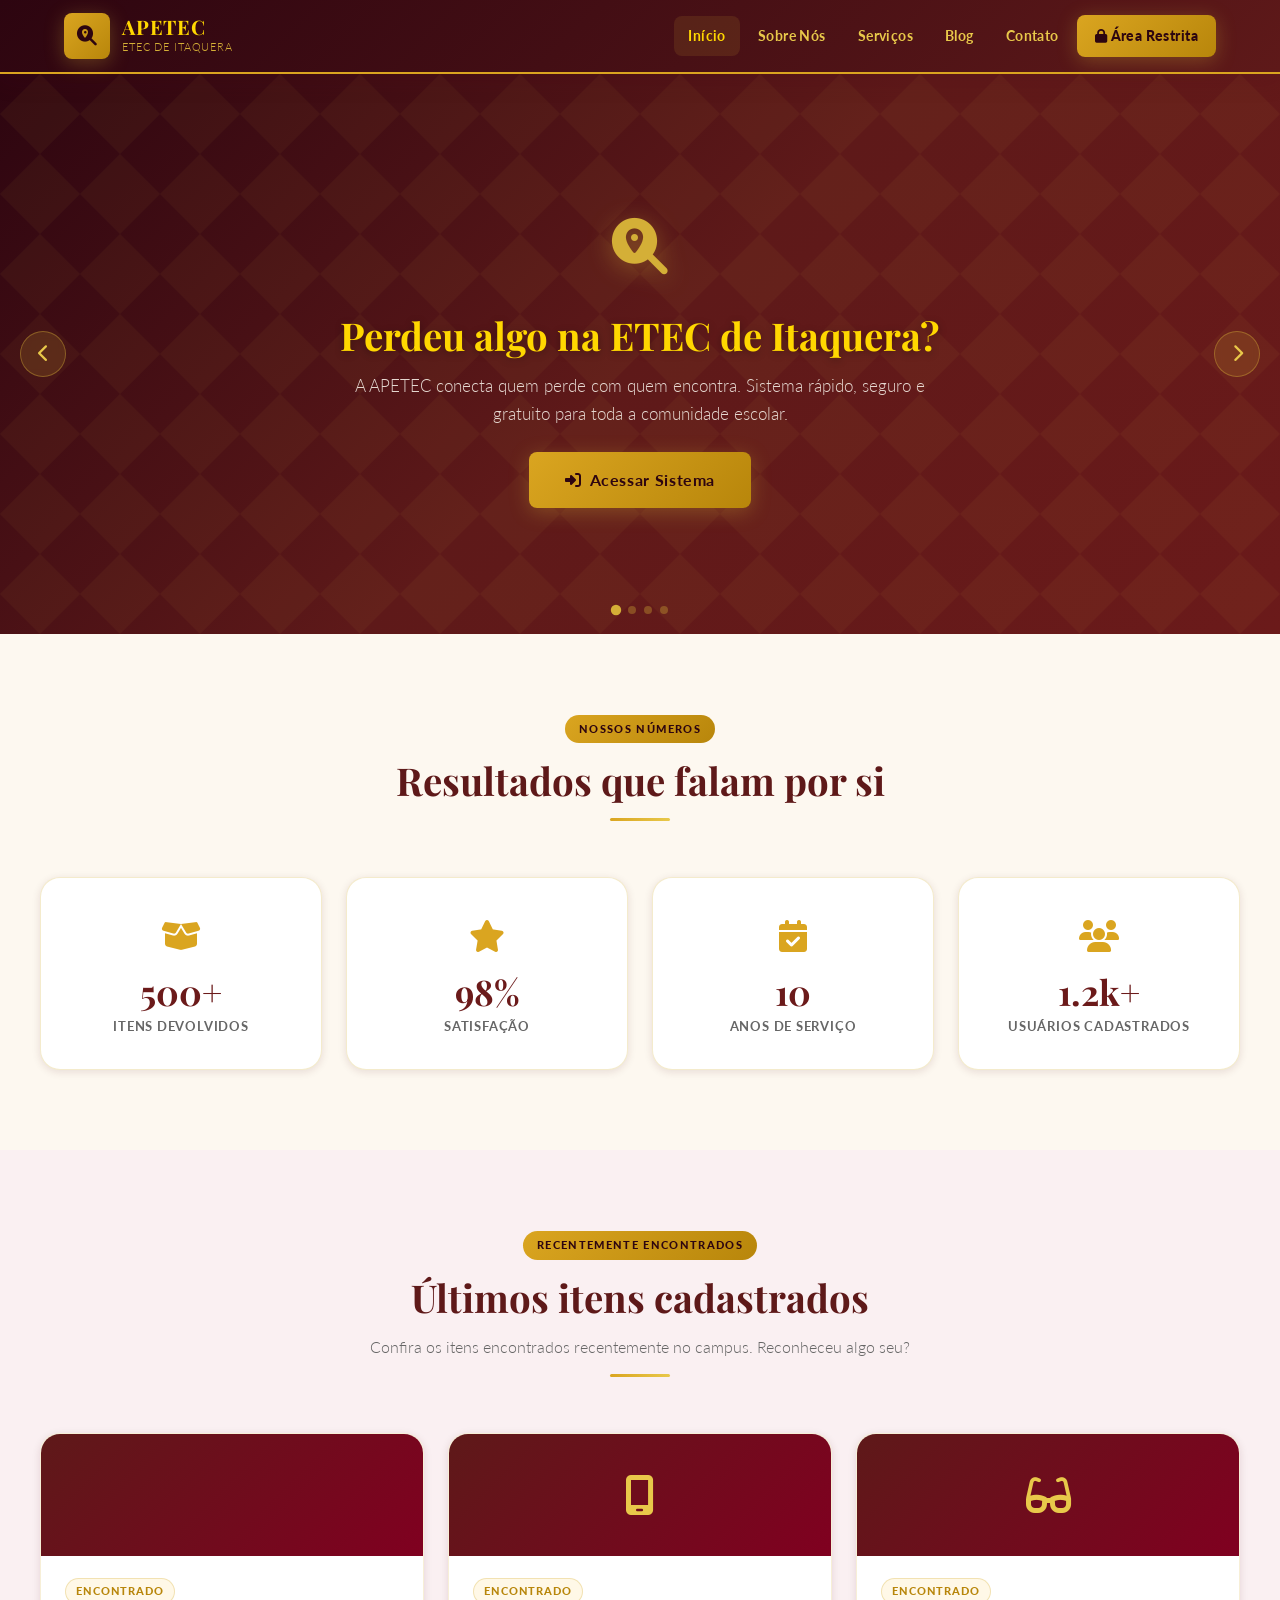
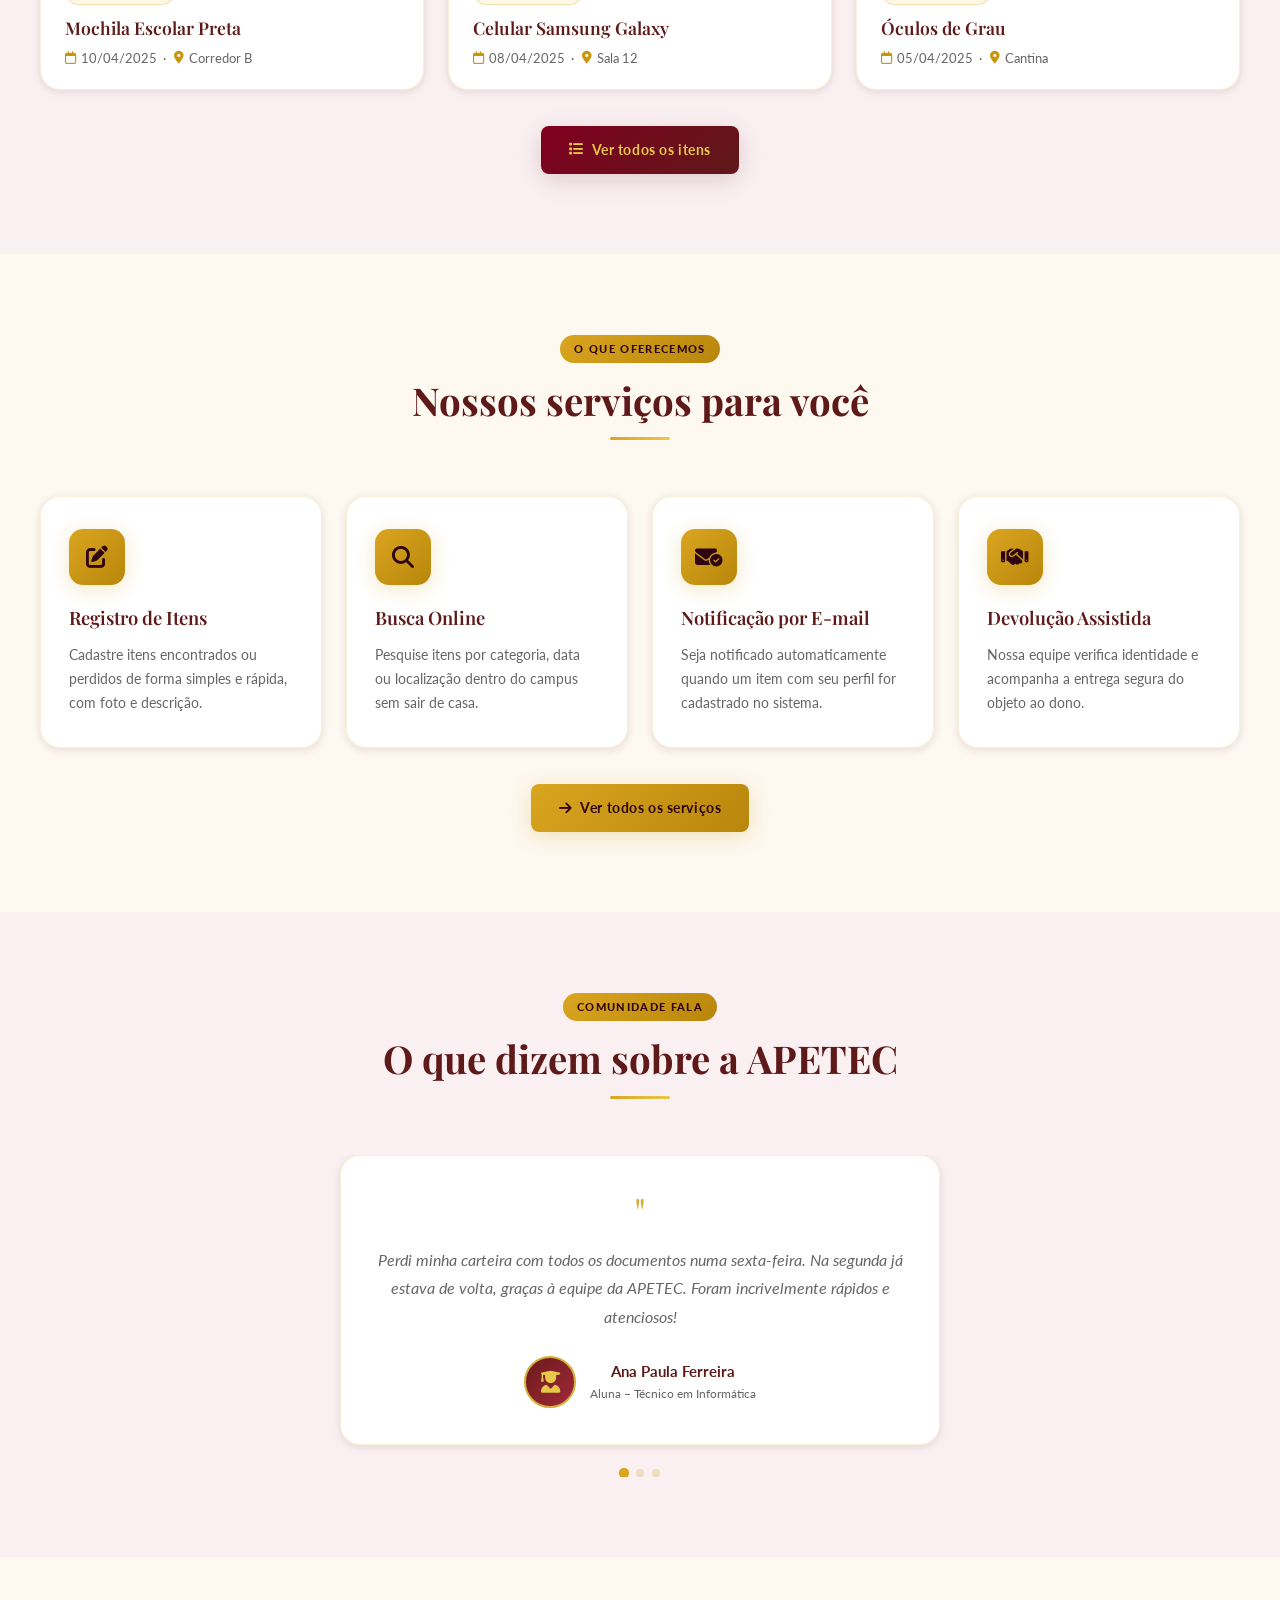
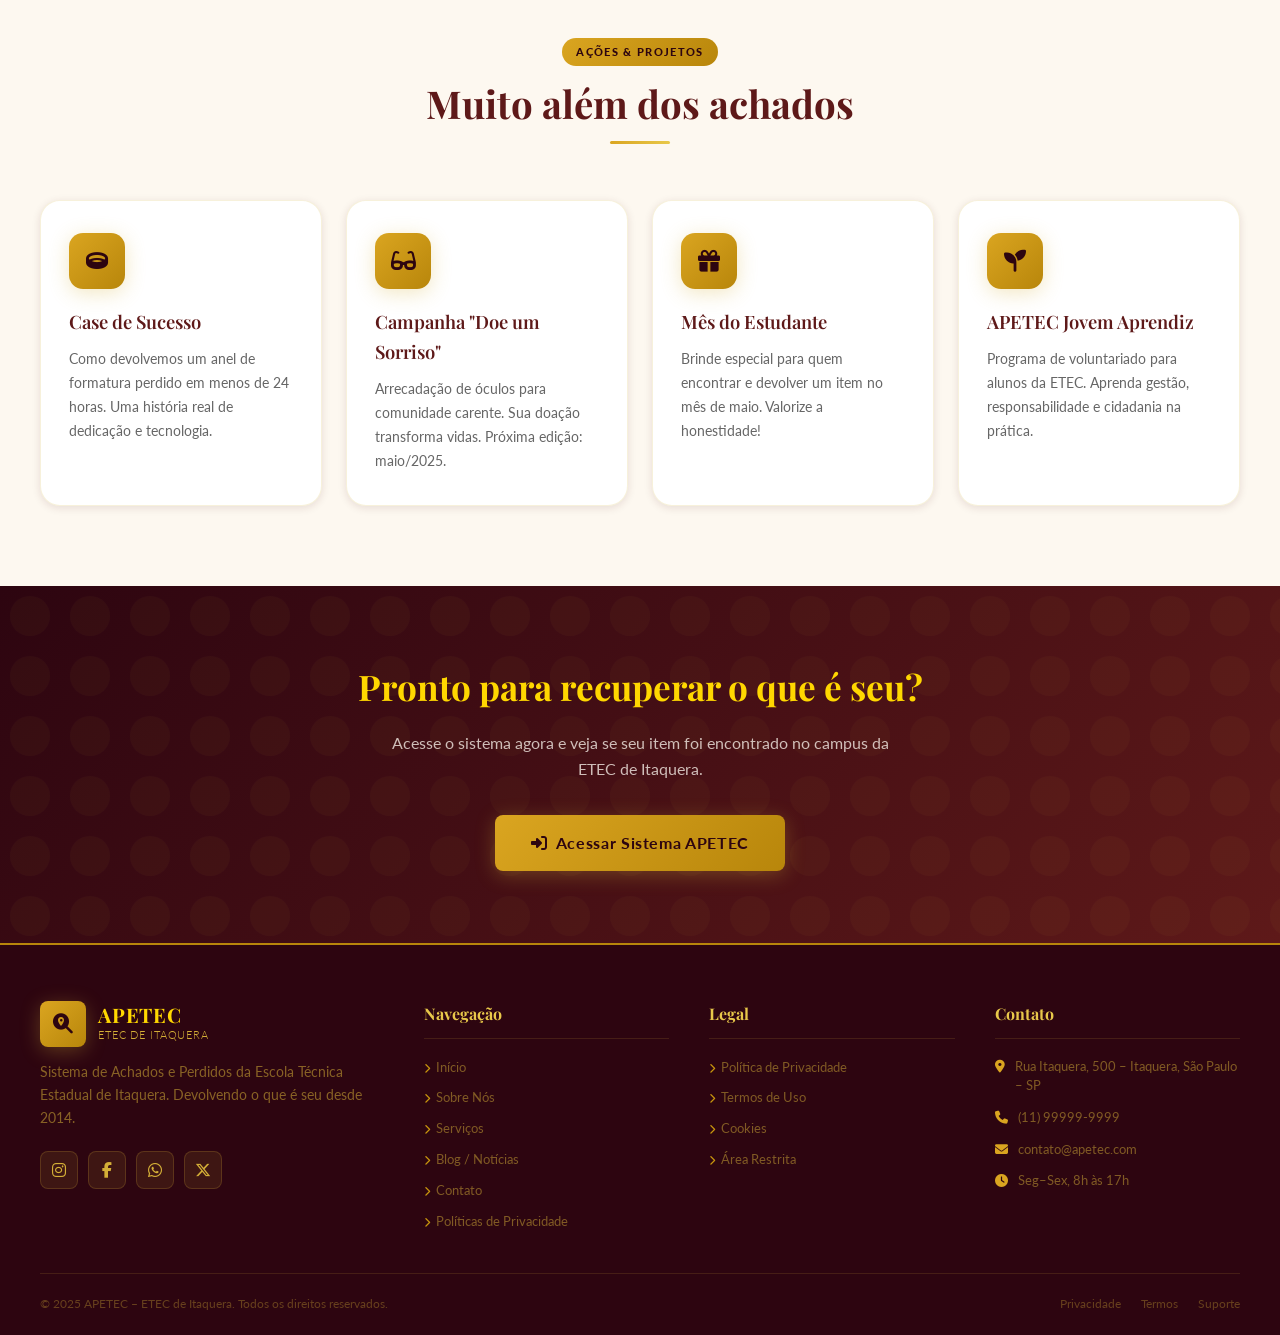
<file: html/index.html>
<!DOCTYPE html>
<html lang="pt-BR">
<head>
  <meta charset="UTF-8"/>
  <meta name="viewport" content="width=device-width, initial-scale=1.0"/>
  <title>APETEC – Achados e Perdidos da ETEC de Itaquera</title>
  <link rel="stylesheet" href="https://cdnjs.cloudflare.com/ajax/libs/font-awesome/6.5.0/css/all.min.css"/>
  <link rel="stylesheet" href="/style.css"/>
</head>
<body>

<!-- ═══════════════════ HEADER ═══════════════════ -->
<header class="site-header">
  <div class="nav-inner">
    <a href="index.html" class="nav-logo">
      <div class="nav-logo-icon"><i class="fa-solid fa-magnifying-glass-location"></i></div>
      <div class="nav-logo-text">
        <span>APETEC</span>
        <span>ETEC de Itaquera</span>
      </div>
    </a>
    <nav class="nav-links">
      <a href="index.html">Início</a>
      <a href="sobre.html">Sobre Nós</a>
      <a href="produtos-servicos.html">Serviços</a>
      <a href="blog.html">Blog</a>
      <a href="contato.html">Contato</a>
      <a href="login.html" class="btn-area-restrita"><i class="fa-solid fa-lock"></i> Área Restrita</a>
    </nav>
    <button class="hamburger" id="hamburger" aria-label="Menu">
      <span></span><span></span><span></span>
    </button>
  </div>
  <nav class="nav-mobile" id="navMobile">
    <a href="index.html">Início</a>
    <a href="sobre.html">Sobre Nós</a>
    <a href="produtos-servicos.html">Serviços</a>
    <a href="blog.html">Blog / Notícias</a>
    <a href="contato.html">Contato</a>
    <a href="login.html" class="btn-area-restrita"><i class="fa-solid fa-lock"></i> Área Restrita</a>
  </nav>
</header>

<!-- ═══════════════════ HERO CARROSSEL ═══════════════════ -->
<section class="hero">
  <div class="carousel">
    <div class="carousel-slides">

      <div class="slide slide-1">
        <div class="slide-content">
          <div class="slide-icon"><i class="fa-solid fa-magnifying-glass-location"></i></div>
          <h2>Perdeu algo na ETEC de Itaquera?</h2>
          <p>A APETEC conecta quem perde com quem encontra. Sistema rápido, seguro e gratuito para toda a comunidade escolar.</p>
          <a href="login.html" class="btn btn-gold btn-lg"><i class="fa-solid fa-right-to-bracket"></i> Acessar Sistema</a>
        </div>
      </div>

      <div class="slide slide-2">
        <div class="slide-content">
          <div class="slide-icon"><i class="fa-solid fa-hand-holding-heart"></i></div>
          <h2>10 anos devolvendo sorrisos</h2>
          <p>Desde 2014, mais de 500 itens devolvidos com segurança, transparência e dedicação à comunidade da ETEC.</p>
          <a href="sobre.html" class="btn btn-gold btn-lg"><i class="fa-solid fa-circle-info"></i> Nossa História</a>
        </div>
      </div>

      <div class="slide slide-3">
        <div class="slide-content">
          <div class="slide-icon"><i class="fa-solid fa-qrcode"></i></div>
          <h2>Novo: Busca por QR Code</h2>
          <p>Registre seu item com um QR Code exclusivo e seja notificado por e-mail quando ele for encontrado.</p>
          <a href="produtos-servicos.html" class="btn btn-gold btn-lg"><i class="fa-solid fa-wand-magic-sparkles"></i> Ver Serviços</a>
        </div>
      </div>

      <div class="slide slide-4">
        <div class="slide-content">
          <div class="slide-icon"><i class="fa-solid fa-users"></i></div>
          <h2>Campanha "Doe um Sorriso"</h2>
          <p>Participe da nossa campanha de arrecadação de óculos e contribua com a comunidade escolar.</p>
          <a href="blog.html" class="btn btn-gold btn-lg"><i class="fa-solid fa-newspaper"></i> Saiba Mais</a>
        </div>
      </div>

    </div>

    <button class="carousel-btn prev" aria-label="Slide anterior"><i class="fa-solid fa-chevron-left"></i></button>
    <button class="carousel-btn next" aria-label="Próximo slide"><i class="fa-solid fa-chevron-right"></i></button>

    <div class="carousel-dots">
      <button class="carousel-dot active" aria-label="Slide 1"></button>
      <button class="carousel-dot" aria-label="Slide 2"></button>
      <button class="carousel-dot" aria-label="Slide 3"></button>
      <button class="carousel-dot" aria-label="Slide 4"></button>
    </div>
  </div>
</section>

<!-- ═══════════════════ ESTATÍSTICAS ═══════════════════ -->
<section class="section">
  <div class="container">
    <div class="section-header">
      <span class="section-tag">Nossos Números</span>
      <h2 class="section-title">Resultados que falam por si</h2>
      <div class="title-line"></div>
    </div>
    <div class="stats-grid">
      <div class="stat-card fade-in">
        <div class="stat-icon"><i class="fa-solid fa-box-open"></i></div>
        <div class="stat-number">500+</div>
        <div class="stat-label">Itens Devolvidos</div>
      </div>
      <div class="stat-card fade-in">
        <div class="stat-icon"><i class="fa-solid fa-star"></i></div>
        <div class="stat-number">98%</div>
        <div class="stat-label">Satisfação</div>
      </div>
      <div class="stat-card fade-in">
        <div class="stat-icon"><i class="fa-solid fa-calendar-check"></i></div>
        <div class="stat-number">10</div>
        <div class="stat-label">Anos de Serviço</div>
      </div>
      <div class="stat-card fade-in">
        <div class="stat-icon"><i class="fa-solid fa-users"></i></div>
        <div class="stat-number">1.2k+</div>
        <div class="stat-label">Usuários Cadastrados</div>
      </div>
    </div>
  </div>
</section>

<!-- ═══════════════════ ÚLTIMOS ITENS ═══════════════════ -->
<section class="section section-alt">
  <div class="container">
    <div class="section-header">
      <span class="section-tag">Recentemente Encontrados</span>
      <h2 class="section-title">Últimos itens cadastrados</h2>
      <p class="section-subtitle">Confira os itens encontrados recentemente no campus. Reconheceu algo seu?</p>
      <div class="title-line"></div>
    </div>
    <div class="items-grid">
      <div class="item-card fade-in">
        <div class="item-card-header">
          <div class="item-card-icon"><i class="fa-solid fa-backpack"></i></div>
        </div>
        <div class="item-card-body">
          <span class="item-tag">Encontrado</span>
          <div class="item-name">Mochila Escolar Preta</div>
          <div class="item-date"><i class="fa-regular fa-calendar"></i> 10/04/2025 &nbsp;·&nbsp; <i class="fa-solid fa-location-dot"></i> Corredor B</div>
        </div>
      </div>
      <div class="item-card fade-in">
        <div class="item-card-header">
          <div class="item-card-icon"><i class="fa-solid fa-mobile-screen"></i></div>
        </div>
        <div class="item-card-body">
          <span class="item-tag">Encontrado</span>
          <div class="item-name">Celular Samsung Galaxy</div>
          <div class="item-date"><i class="fa-regular fa-calendar"></i> 08/04/2025 &nbsp;·&nbsp; <i class="fa-solid fa-location-dot"></i> Sala 12</div>
        </div>
      </div>
      <div class="item-card fade-in">
        <div class="item-card-header">
          <div class="item-card-icon"><i class="fa-solid fa-glasses"></i></div>
        </div>
        <div class="item-card-body">
          <span class="item-tag">Encontrado</span>
          <div class="item-name">Óculos de Grau</div>
          <div class="item-date"><i class="fa-regular fa-calendar"></i> 05/04/2025 &nbsp;·&nbsp; <i class="fa-solid fa-location-dot"></i> Cantina</div>
        </div>
      </div>
    </div>
    <div style="text-align:center;margin-top:36px;">
      <a href="login.html" class="btn btn-bordo"><i class="fa-solid fa-list"></i> Ver todos os itens</a>
    </div>
  </div>
</section>

<!-- ═══════════════════ SERVIÇOS (resumo) ═══════════════════ -->
<section class="section">
  <div class="container">
    <div class="section-header">
      <span class="section-tag">O Que Oferecemos</span>
      <h2 class="section-title">Nossos serviços para você</h2>
      <div class="title-line"></div>
    </div>
    <div class="cards-grid">
      <div class="card fade-in">
        <div class="card-icon"><i class="fa-solid fa-pen-to-square"></i></div>
        <div class="card-title">Registro de Itens</div>
        <div class="card-text">Cadastre itens encontrados ou perdidos de forma simples e rápida, com foto e descrição.</div>
      </div>
      <div class="card fade-in">
        <div class="card-icon"><i class="fa-solid fa-magnifying-glass"></i></div>
        <div class="card-title">Busca Online</div>
        <div class="card-text">Pesquise itens por categoria, data ou localização dentro do campus sem sair de casa.</div>
      </div>
      <div class="card fade-in">
        <div class="card-icon"><i class="fa-solid fa-envelope-circle-check"></i></div>
        <div class="card-title">Notificação por E-mail</div>
        <div class="card-text">Seja notificado automaticamente quando um item com seu perfil for cadastrado no sistema.</div>
      </div>
      <div class="card fade-in">
        <div class="card-icon"><i class="fa-solid fa-handshake"></i></div>
        <div class="card-title">Devolução Assistida</div>
        <div class="card-text">Nossa equipe verifica identidade e acompanha a entrega segura do objeto ao dono.</div>
      </div>
    </div>
    <div style="text-align:center;margin-top:36px;">
      <a href="produtos-servicos.html" class="btn btn-gold"><i class="fa-solid fa-arrow-right"></i> Ver todos os serviços</a>
    </div>
  </div>
</section>

<!-- ═══════════════════ DEPOIMENTOS ═══════════════════ -->
<section class="section section-alt">
  <div class="container">
    <div class="section-header">
      <span class="section-tag">Comunidade Fala</span>
      <h2 class="section-title">O que dizem sobre a APETEC</h2>
      <div class="title-line"></div>
    </div>
    <div class="testimonials-carousel">
      <div class="testimonials-track">

        <div class="testimonial-slide">
          <div class="testimonial-card">
            <div class="testimonial-quote">"</div>
            <p class="testimonial-text">Perdi minha carteira com todos os documentos numa sexta-feira. Na segunda já estava de volta, graças à equipe da APETEC. Foram incrivelmente rápidos e atenciosos!</p>
            <div class="testimonial-author">
              <div class="testimonial-avatar"><i class="fa-solid fa-user-graduate"></i></div>
              <div>
                <div class="testimonial-name">Ana Paula Ferreira</div>
                <div class="testimonial-role">Aluna – Técnico em Informática</div>
              </div>
            </div>
          </div>
        </div>

        <div class="testimonial-slide">
          <div class="testimonial-card">
            <div class="testimonial-quote">"</div>
            <p class="testimonial-text">Como professora, indico a APETEC para todos os meus alunos. O sistema é moderno e a equipe é muito comprometida com a comunidade escolar.</p>
            <div class="testimonial-author">
              <div class="testimonial-avatar"><i class="fa-solid fa-chalkboard-user"></i></div>
              <div>
                <div class="testimonial-name">Prof.ª Márcia Oliveira</div>
                <div class="testimonial-role">Professora de Administração</div>
              </div>
            </div>
          </div>
        </div>

        <div class="testimonial-slide">
          <div class="testimonial-card">
            <div class="testimonial-quote">"</div>
            <p class="testimonial-text">Recuperamos um anel de formatura de alto valor sentimental em menos de 24 horas! O trabalho da APETEC é um diferencial único nesta escola.</p>
            <div class="testimonial-author">
              <div class="testimonial-avatar"><i class="fa-solid fa-user-tie"></i></div>
              <div>
                <div class="testimonial-name">Roberto Nascimento</div>
                <div class="testimonial-role">Funcionário – Coordenação</div>
              </div>
            </div>
          </div>
        </div>

      </div>
      <div class="testimonials-nav">
        <button class="test-dot active"></button>
        <button class="test-dot"></button>
        <button class="test-dot"></button>
      </div>
    </div>
  </div>
</section>

<!-- ═══════════════════ CASES / PROJETOS ═══════════════════ -->
<section class="section">
  <div class="container">
    <div class="section-header">
      <span class="section-tag">Ações & Projetos</span>
      <h2 class="section-title">Muito além dos achados</h2>
      <div class="title-line"></div>
    </div>
    <div class="cards-grid">
      <div class="card fade-in">
        <div class="card-icon"><i class="fa-solid fa-ring"></i></div>
        <div class="card-title">Case de Sucesso</div>
        <div class="card-text">Como devolvemos um anel de formatura perdido em menos de 24 horas. Uma história real de dedicação e tecnologia.</div>
      </div>
      <div class="card fade-in">
        <div class="card-icon"><i class="fa-solid fa-glasses"></i></div>
        <div class="card-title">Campanha "Doe um Sorriso"</div>
        <div class="card-text">Arrecadação de óculos para comunidade carente. Sua doação transforma vidas. Próxima edição: maio/2025.</div>
      </div>
      <div class="card fade-in">
        <div class="card-icon"><i class="fa-solid fa-gift"></i></div>
        <div class="card-title">Mês do Estudante</div>
        <div class="card-text">Brinde especial para quem encontrar e devolver um item no mês de maio. Valorize a honestidade!</div>
      </div>
      <div class="card fade-in">
        <div class="card-icon"><i class="fa-solid fa-seedling"></i></div>
        <div class="card-title">APETEC Jovem Aprendiz</div>
        <div class="card-text">Programa de voluntariado para alunos da ETEC. Aprenda gestão, responsabilidade e cidadania na prática.</div>
      </div>
    </div>
  </div>
</section>

<!-- ═══════════════════ CTA ═══════════════════ -->
<div class="cta-banner">
  <h2>Pronto para recuperar o que é seu?</h2>
  <p>Acesse o sistema agora e veja se seu item foi encontrado no campus da ETEC de Itaquera.</p>
  <a href="login.html" class="btn btn-gold btn-lg"><i class="fa-solid fa-right-to-bracket"></i> Acessar Sistema APETEC</a>
</div>

<!-- ═══════════════════ FOOTER ═══════════════════ -->
<footer class="site-footer">
  <div class="footer-grid">
    <div>
      <a href="index.html" class="nav-logo" style="margin-bottom:0">
        <div class="nav-logo-icon"><i class="fa-solid fa-magnifying-glass-location"></i></div>
        <div class="nav-logo-text">
          <span>APETEC</span>
          <span>ETEC de Itaquera</span>
        </div>
      </a>
      <p class="footer-brand-desc">Sistema de Achados e Perdidos da Escola Técnica Estadual de Itaquera. Devolvendo o que é seu desde 2014.</p>
      <div class="social-links">
        <a href="#" class="social-link" title="Instagram"><i class="fa-brands fa-instagram"></i></a>
        <a href="#" class="social-link" title="Facebook"><i class="fa-brands fa-facebook-f"></i></a>
        <a href="#" class="social-link" title="WhatsApp"><i class="fa-brands fa-whatsapp"></i></a>
        <a href="#" class="social-link" title="X (Twitter)"><i class="fa-brands fa-x-twitter"></i></a>
      </div>
    </div>
    <div class="footer-col">
      <h4>Navegação</h4>
      <div class="footer-links">
        <a href="index.html"><i class="fa-solid fa-chevron-right"></i> Início</a>
        <a href="sobre.html"><i class="fa-solid fa-chevron-right"></i> Sobre Nós</a>
        <a href="produtos-servicos.html"><i class="fa-solid fa-chevron-right"></i> Serviços</a>
        <a href="blog.html"><i class="fa-solid fa-chevron-right"></i> Blog / Notícias</a>
        <a href="contato.html"><i class="fa-solid fa-chevron-right"></i> Contato</a>
        <a href="politicas.html"><i class="fa-solid fa-chevron-right"></i> Políticas de Privacidade</a>
      </div>
    </div>
    <div class="footer-col">
      <h4>Legal</h4>
      <div class="footer-links">
        <a href="politicas.html"><i class="fa-solid fa-chevron-right"></i> Política de Privacidade</a>
        <a href="politicas.html"><i class="fa-solid fa-chevron-right"></i> Termos de Uso</a>
        <a href="politicas.html"><i class="fa-solid fa-chevron-right"></i> Cookies</a>
        <a href="login.html"><i class="fa-solid fa-chevron-right"></i> Área Restrita</a>
      </div>
    </div>
    <div class="footer-col">
      <h4>Contato</h4>
      <div class="footer-contact-item"><i class="fa-solid fa-location-dot"></i><span>Rua Itaquera, 500 – Itaquera, São Paulo – SP</span></div>
      <div class="footer-contact-item"><i class="fa-solid fa-phone"></i><span>(11) 99999-9999</span></div>
      <div class="footer-contact-item"><i class="fa-solid fa-envelope"></i><span>contato@apetec.com</span></div>
      <div class="footer-contact-item"><i class="fa-solid fa-clock"></i><span>Seg–Sex, 8h às 17h</span></div>
    </div>
  </div>
  <div class="footer-bottom">
    <span class="footer-copy">© 2025 APETEC – ETEC de Itaquera. Todos os direitos reservados.</span>
    <div class="footer-bottom-links">
      <a href="politicas.html">Privacidade</a>
      <a href="politicas.html">Termos</a>
      <a href="contato.html">Suporte</a>
    </div>
  </div>
</footer>

<script src="/script.js"></script>
</body>
</html>
</file>
<file: style.css>
/* ================================================================
   APETEC – Achados e Perdidos da ETEC de Itaquera
   style.css – Paleta Bordô & Dourado | Design Institucional Premium
   ================================================================ */

@import url('https://fonts.googleapis.com/css2?family=Playfair+Display:ital,wght@0,400;0,600;0,700;1,400&family=Lato:wght@300;400;700;900&display=swap');

/* ── Variáveis globais ── */
:root {
  /* Bordô */
  --bordo-900:  #2D0510;
  --bordo-800:  #4A0E17;
  --bordo-700:  #5E1919;
  --bordo-600:  #6B1A1A;
  --bordo-500:  #800020;
  --bordo-400:  #A0293A;
  --bordo-200:  #F5E6E8;
  --bordo-100:  #FAF0F2;

  /* Dourado */
  --ouro-900:   #7A5800;
  --ouro-800:   #B8860B;
  --ouro-700:   #C9970D;
  --ouro-600:   #DAA520;
  --ouro-500:   #D4AF37;
  --ouro-400:   #E8C84A;
  --ouro-300:   #FFD700;
  --ouro-100:   #FFF8E7;

  /* Neutros */
  --white:      #FFFFFF;
  --cream:      #FDF8F0;
  --gray-100:   #F5F5F5;
  --gray-200:   #E8E8E8;
  --gray-600:   #666666;
  --gray-800:   #333333;

  /* Sombras */
  --shadow-sm:  0 2px 8px rgba(74,14,23,0.12);
  --shadow-md:  0 6px 24px rgba(74,14,23,0.16);
  --shadow-lg:  0 16px 48px rgba(74,14,23,0.20);
  --shadow-gold: 0 4px 20px rgba(212,175,55,0.30);

  /* Raios */
  --r-sm:  8px;
  --r-md:  14px;
  --r-lg:  20px;
  --r-xl:  28px;

  --transition: 0.25s ease;
}

/* ── Reset ── */
*, *::before, *::after { box-sizing: border-box; margin: 0; padding: 0; }
html { scroll-behavior: smooth; }
body {
  font-family: 'Lato', sans-serif;
  background: var(--cream);
  color: var(--gray-800);
  line-height: 1.65;
  overflow-x: hidden;
}
img { max-width: 100%; display: block; }
a { text-decoration: none; color: inherit; }
ul { list-style: none; }

/* ================================================================
   HEADER / NAV
   ================================================================ */
.site-header {
  position: sticky;
  top: 0;
  z-index: 200;
  background: linear-gradient(135deg, var(--bordo-900) 0%, var(--bordo-700) 100%);
  box-shadow: var(--shadow-md);
  border-bottom: 2px solid var(--ouro-600);
}

.nav-inner {
  max-width: 1200px;
  margin: 0 auto;
  padding: 0 24px;
  height: 72px;
  display: flex;
  align-items: center;
  justify-content: space-between;
  gap: 24px;
}

/* Logo */
.nav-logo {
  display: flex;
  align-items: center;
  gap: 12px;
  text-decoration: none;
  flex-shrink: 0;
}

.nav-logo-icon {
  width: 46px;
  height: 46px;
  background: linear-gradient(135deg, var(--ouro-600) 0%, var(--ouro-800) 100%);
  border-radius: var(--r-sm);
  display: flex;
  align-items: center;
  justify-content: center;
  font-size: 20px;
  color: var(--bordo-900);
  box-shadow: var(--shadow-gold);
  flex-shrink: 0;
}

.nav-logo-text span:first-child {
  display: block;
  font-family: 'Playfair Display', serif;
  font-size: 1.25rem;
  font-weight: 700;
  color: var(--ouro-300);
  line-height: 1.1;
  letter-spacing: 0.04em;
}

.nav-logo-text span:last-child {
  display: block;
  font-size: 0.68rem;
  font-weight: 300;
  color: var(--ouro-500);
  letter-spacing: 0.08em;
  text-transform: uppercase;
}

/* Menu links */
.nav-links {
  display: flex;
  align-items: center;
  gap: 4px;
}

.nav-links a {
  padding: 8px 14px;
  font-size: 0.875rem;
  font-weight: 700;
  color: var(--ouro-400);
  border-radius: var(--r-sm);
  transition: background var(--transition), color var(--transition);
  letter-spacing: 0.03em;
  white-space: nowrap;
}

.nav-links a:hover,
.nav-links a.active {
  background: rgba(212,175,55,0.12);
  color: var(--ouro-300);
}

/* Botão Área Restrita */
.btn-area-restrita {
  background: linear-gradient(135deg, var(--ouro-600) 0%, var(--ouro-800) 100%);
  color: var(--bordo-900) !important;
  padding: 9px 18px !important;
  border-radius: var(--r-sm) !important;
  font-weight: 900 !important;
  box-shadow: var(--shadow-gold);
  transition: opacity var(--transition), transform var(--transition) !important;
}

.btn-area-restrita:hover {
  opacity: 0.9;
  transform: translateY(-1px);
  background: linear-gradient(135deg, var(--ouro-600) 0%, var(--ouro-800) 100%) !important;
  color: var(--bordo-900) !important;
}

/* Hamburger */
.hamburger {
  display: none;
  flex-direction: column;
  gap: 5px;
  background: none;
  border: none;
  cursor: pointer;
  padding: 6px;
}

.hamburger span {
  display: block;
  width: 26px;
  height: 2px;
  background: var(--ouro-400);
  border-radius: 2px;
  transition: transform 0.3s ease, opacity 0.3s ease;
}

.hamburger.open span:nth-child(1) { transform: translateY(7px) rotate(45deg); }
.hamburger.open span:nth-child(2) { opacity: 0; }
.hamburger.open span:nth-child(3) { transform: translateY(-7px) rotate(-45deg); }

/* Mobile nav */
.nav-mobile {
  display: none;
  flex-direction: column;
  background: var(--bordo-900);
  border-top: 1px solid rgba(212,175,55,0.2);
  padding: 16px 24px 20px;
  gap: 4px;
}

.nav-mobile.open { display: flex; }

.nav-mobile a {
  padding: 12px 16px;
  font-size: 0.9rem;
  font-weight: 700;
  color: var(--ouro-400);
  border-radius: var(--r-sm);
  border-bottom: 1px solid rgba(212,175,55,0.1);
  transition: background var(--transition);
}

.nav-mobile a:hover { background: rgba(212,175,55,0.1); }

.nav-mobile .btn-area-restrita {
  margin-top: 8px;
  text-align: center;
  border: none;
  color: var(--bordo-900) !important;
}

/* ================================================================
   HERO / CARROSSEL
   ================================================================ */
.hero {
  position: relative;
  overflow: hidden;
  height: 560px;
  background: var(--bordo-900);
}

.carousel {
  position: relative;
  width: 100%;
  height: 100%;
}

.carousel-slides {
  display: flex;
  height: 100%;
  transition: transform 0.6s cubic-bezier(0.45, 0, 0.15, 1);
}

.slide {
  min-width: 100%;
  height: 100%;
  position: relative;
  display: flex;
  align-items: center;
  justify-content: center;
  overflow: hidden;
}

/* Slides com gradientes bordô (sem imagens externas) */
.slide-1 {
  background: linear-gradient(135deg, var(--bordo-900) 0%, var(--bordo-700) 50%, var(--bordo-600) 100%);
}
.slide-2 {
  background: linear-gradient(135deg, var(--bordo-800) 0%, var(--bordo-600) 60%, var(--bordo-500) 100%);
}
.slide-3 {
  background: linear-gradient(135deg, var(--bordo-900) 30%, var(--bordo-700) 100%);
}
.slide-4 {
  background: linear-gradient(160deg, var(--bordo-800) 0%, var(--bordo-500) 100%);
}

/* Padrão de fundo decorativo */
.slide::before {
  content: '';
  position: absolute;
  inset: 0;
  background-image: url("data:image/svg+xml,%3Csvg width='80' height='80' viewBox='0 0 80 80' xmlns='http://www.w3.org/2000/svg'%3E%3Cg fill='none' fill-rule='evenodd'%3E%3Cg fill='%23D4AF37' fill-opacity='0.05'%3E%3Cpath d='M40 0L80 40L40 80L0 40Z'/%3E%3C/g%3E%3C/g%3E%3C/svg%3E");
  pointer-events: none;
}

.slide-content {
  position: relative;
  z-index: 2;
  text-align: center;
  padding: 24px 32px;
  max-width: 680px;
  animation: slideIn 0.7s ease both;
}

@keyframes slideIn {
  from { opacity: 0; transform: translateY(30px); }
  to   { opacity: 1; transform: translateY(0); }
}

.slide-icon {
  font-size: 56px;
  color: var(--ouro-500);
  margin-bottom: 20px;
  filter: drop-shadow(0 4px 12px rgba(212,175,55,0.4));
}

.slide-content h2 {
  font-family: 'Playfair Display', serif;
  font-size: clamp(1.6rem, 4vw, 2.4rem);
  font-weight: 700;
  color: var(--ouro-300);
  margin-bottom: 14px;
  line-height: 1.2;
  text-shadow: 0 2px 8px rgba(0,0,0,0.3);
}

.slide-content p {
  font-size: clamp(0.9rem, 2vw, 1.05rem);
  color: rgba(253,248,240,0.85);
  margin-bottom: 24px;
  font-weight: 300;
}

/* Botões do carrossel */
.carousel-btn {
  position: absolute;
  top: 50%;
  transform: translateY(-50%);
  z-index: 10;
  background: rgba(212,175,55,0.15);
  border: 1.5px solid rgba(212,175,55,0.4);
  color: var(--ouro-400);
  width: 46px;
  height: 46px;
  border-radius: 50%;
  cursor: pointer;
  display: flex;
  align-items: center;
  justify-content: center;
  font-size: 18px;
  transition: background var(--transition), color var(--transition);
  backdrop-filter: blur(4px);
}

.carousel-btn:hover {
  background: rgba(212,175,55,0.3);
  color: var(--ouro-300);
}

.carousel-btn.prev { left: 20px; }
.carousel-btn.next { right: 20px; }

.carousel-dots {
  position: absolute;
  bottom: 20px;
  left: 50%;
  transform: translateX(-50%);
  display: flex;
  gap: 8px;
  z-index: 10;
}

.carousel-dot {
  width: 8px;
  height: 8px;
  border-radius: 50%;
  background: rgba(212,175,55,0.35);
  cursor: pointer;
  transition: background var(--transition), transform var(--transition);
  border: none;
}

.carousel-dot.active {
  background: var(--ouro-500);
  transform: scale(1.3);
}

/* ================================================================
   BOTÕES GLOBAIS
   ================================================================ */
.btn {
  display: inline-flex;
  align-items: center;
  justify-content: center;
  gap: 8px;
  padding: 12px 28px;
  border-radius: var(--r-sm);
  font-family: 'Lato', sans-serif;
  font-size: 0.9rem;
  font-weight: 700;
  cursor: pointer;
  border: none;
  transition: opacity var(--transition), transform var(--transition), box-shadow var(--transition);
  letter-spacing: 0.04em;
  white-space: nowrap;
}

.btn:hover { opacity: 0.9; transform: translateY(-2px); }
.btn:active { transform: translateY(0); }

/* Dourado (primário) */
.btn-gold {
  background: linear-gradient(135deg, var(--ouro-600) 0%, var(--ouro-800) 100%);
  color: var(--bordo-900);
  box-shadow: var(--shadow-gold);
}

/* Bordô (secundário) */
.btn-bordo {
  background: linear-gradient(135deg, var(--bordo-500) 0%, var(--bordo-700) 100%);
  color: var(--ouro-400);
  box-shadow: var(--shadow-md);
}

/* Outline dourado */
.btn-outline-gold {
  background: transparent;
  color: var(--ouro-600);
  border: 2px solid var(--ouro-600);
}

.btn-outline-gold:hover {
  background: var(--ouro-100);
}

/* Outline bordô */
.btn-outline-bordo {
  background: transparent;
  color: var(--bordo-500);
  border: 2px solid var(--bordo-500);
}

.btn-outline-bordo:hover { background: var(--bordo-200); }

.btn-sm { padding: 8px 18px; font-size: 0.82rem; }
.btn-lg { padding: 15px 36px; font-size: 1rem; }

/* ================================================================
   SEÇÕES GERAIS
   ================================================================ */
.section {
  padding: 80px 24px;
}

.section-alt {
  background: var(--bordo-100);
}

.section-dark {
  background: linear-gradient(135deg, var(--bordo-900) 0%, var(--bordo-700) 100%);
  color: var(--cream);
}

.container {
  max-width: 1200px;
  margin: 0 auto;
}

.section-header {
  text-align: center;
  margin-bottom: 56px;
}

.section-tag {
  display: inline-block;
  background: linear-gradient(135deg, var(--ouro-600) 0%, var(--ouro-800) 100%);
  color: var(--bordo-900);
  font-size: 0.7rem;
  font-weight: 900;
  letter-spacing: 0.12em;
  text-transform: uppercase;
  padding: 5px 14px;
  border-radius: 20px;
  margin-bottom: 14px;
}

.section-dark .section-tag {
  background: linear-gradient(135deg, var(--ouro-600) 0%, var(--ouro-800) 100%);
  color: var(--bordo-900);
}

.section-title {
  font-family: 'Playfair Display', serif;
  font-size: clamp(1.6rem, 3.5vw, 2.4rem);
  font-weight: 700;
  color: var(--bordo-700);
  line-height: 1.2;
  margin-bottom: 14px;
}

.section-dark .section-title { color: var(--ouro-300); }

.section-subtitle {
  font-size: 1rem;
  color: var(--gray-600);
  max-width: 560px;
  margin: 0 auto;
  font-weight: 300;
}

.section-dark .section-subtitle { color: rgba(253,248,240,0.7); }

/* Linha decorativa */
.title-line {
  width: 60px;
  height: 3px;
  background: linear-gradient(to right, var(--ouro-600), var(--ouro-400));
  border-radius: 2px;
  margin: 14px auto 0;
}

/* ================================================================
   ESTATÍSTICAS
   ================================================================ */
.stats-grid {
  display: grid;
  grid-template-columns: repeat(auto-fit, minmax(180px, 1fr));
  gap: 24px;
}

.stat-card {
  text-align: center;
  padding: 32px 20px;
  background: var(--white);
  border-radius: var(--r-lg);
  border: 1.5px solid rgba(212,175,55,0.25);
  box-shadow: var(--shadow-sm);
  transition: transform var(--transition), box-shadow var(--transition);
}

.stat-card:hover {
  transform: translateY(-4px);
  box-shadow: var(--shadow-gold);
}

.stat-icon {
  font-size: 32px;
  color: var(--ouro-600);
  margin-bottom: 12px;
}

.stat-number {
  font-family: 'Playfair Display', serif;
  font-size: 2.2rem;
  font-weight: 700;
  color: var(--bordo-600);
  line-height: 1;
  margin-bottom: 6px;
}

.stat-label {
  font-size: 0.82rem;
  color: var(--gray-600);
  font-weight: 700;
  text-transform: uppercase;
  letter-spacing: 0.06em;
}

/* ================================================================
   ÚLTIMOS ITENS
   ================================================================ */
.items-grid {
  display: grid;
  grid-template-columns: repeat(auto-fit, minmax(280px, 1fr));
  gap: 24px;
}

.item-card {
  background: var(--white);
  border-radius: var(--r-lg);
  border: 1.5px solid rgba(212,175,55,0.2);
  box-shadow: var(--shadow-sm);
  overflow: hidden;
  transition: transform var(--transition), box-shadow var(--transition);
}

.item-card:hover {
  transform: translateY(-4px);
  box-shadow: var(--shadow-md);
}

.item-card-header {
  background: linear-gradient(135deg, var(--bordo-700) 0%, var(--bordo-500) 100%);
  padding: 28px 24px 20px;
  text-align: center;
}

.item-card-icon {
  font-size: 40px;
  color: var(--ouro-400);
  margin-bottom: 8px;
}

.item-card-body {
  padding: 20px 24px;
}

.item-tag {
  display: inline-block;
  font-size: 0.7rem;
  font-weight: 900;
  text-transform: uppercase;
  letter-spacing: 0.08em;
  padding: 3px 10px;
  border-radius: 20px;
  background: var(--ouro-100);
  color: var(--ouro-800);
  border: 1px solid rgba(212,175,55,0.3);
  margin-bottom: 8px;
}

.item-name {
  font-family: 'Playfair Display', serif;
  font-size: 1.1rem;
  color: var(--bordo-700);
  font-weight: 600;
  margin-bottom: 6px;
}

.item-date {
  font-size: 0.8rem;
  color: var(--gray-600);
  display: flex;
  align-items: center;
  gap: 5px;
}

.item-date i { color: var(--ouro-700); }

/* ================================================================
   CARDS GENÉRICOS
   ================================================================ */
.card {
  background: var(--white);
  border-radius: var(--r-lg);
  border: 1.5px solid rgba(212,175,55,0.18);
  box-shadow: var(--shadow-sm);
  padding: 32px 28px;
  transition: transform var(--transition), box-shadow var(--transition);
}

.card:hover {
  transform: translateY(-4px);
  box-shadow: var(--shadow-md);
}

.card-icon {
  width: 56px;
  height: 56px;
  background: linear-gradient(135deg, var(--ouro-600) 0%, var(--ouro-800) 100%);
  border-radius: var(--r-md);
  display: flex;
  align-items: center;
  justify-content: center;
  font-size: 22px;
  color: var(--bordo-900);
  margin-bottom: 18px;
  box-shadow: var(--shadow-gold);
}

.card-title {
  font-family: 'Playfair Display', serif;
  font-size: 1.15rem;
  color: var(--bordo-700);
  font-weight: 600;
  margin-bottom: 10px;
}

.card-text {
  font-size: 0.88rem;
  color: var(--gray-600);
  line-height: 1.7;
}

.cards-grid {
  display: grid;
  grid-template-columns: repeat(auto-fit, minmax(240px, 1fr));
  gap: 24px;
}

/* ================================================================
   DEPOIMENTOS
   ================================================================ */
.testimonials-carousel {
  position: relative;
  overflow: hidden;
}

.testimonials-track {
  display: flex;
  transition: transform 0.5s ease;
}

.testimonial-slide {
  min-width: 100%;
  padding: 0 12px;
}

.testimonial-card {
  background: var(--white);
  border-radius: var(--r-lg);
  border: 1.5px solid rgba(212,175,55,0.2);
  box-shadow: var(--shadow-sm);
  padding: 36px 32px;
  max-width: 600px;
  margin: 0 auto;
  text-align: center;
}

.testimonial-quote {
  font-size: 2.5rem;
  color: var(--ouro-500);
  line-height: 1;
  margin-bottom: 14px;
  font-family: 'Playfair Display', serif;
}

.testimonial-text {
  font-size: 1rem;
  color: var(--gray-600);
  font-style: italic;
  line-height: 1.8;
  margin-bottom: 24px;
}

.testimonial-author {
  display: flex;
  align-items: center;
  justify-content: center;
  gap: 14px;
}

.testimonial-avatar {
  width: 52px;
  height: 52px;
  border-radius: 50%;
  background: linear-gradient(135deg, var(--bordo-600) 0%, var(--bordo-400) 100%);
  display: flex;
  align-items: center;
  justify-content: center;
  color: var(--ouro-400);
  font-size: 22px;
  border: 2px solid var(--ouro-500);
  flex-shrink: 0;
}

.testimonial-name {
  font-weight: 700;
  color: var(--bordo-700);
  font-size: 0.95rem;
}

.testimonial-role {
  font-size: 0.78rem;
  color: var(--gray-600);
}

.testimonials-nav {
  display: flex;
  justify-content: center;
  gap: 8px;
  margin-top: 24px;
}

.test-dot {
  width: 8px;
  height: 8px;
  border-radius: 50%;
  background: rgba(212,175,55,0.3);
  cursor: pointer;
  border: none;
  transition: background var(--transition), transform var(--transition);
}

.test-dot.active {
  background: var(--ouro-600);
  transform: scale(1.3);
}

/* ================================================================
   CTA BANNER
   ================================================================ */
.cta-banner {
  background: linear-gradient(135deg, var(--bordo-900) 0%, var(--bordo-700) 100%);
  padding: 72px 24px;
  text-align: center;
  position: relative;
  overflow: hidden;
}

.cta-banner::before {
  content: '';
  position: absolute;
  inset: 0;
  background-image: url("data:image/svg+xml,%3Csvg width='60' height='60' viewBox='0 0 60 60' xmlns='http://www.w3.org/2000/svg'%3E%3Cg fill='%23D4AF37' fill-opacity='0.04'%3E%3Ccircle cx='30' cy='30' r='20'/%3E%3C/g%3E%3C/svg%3E");
}

.cta-banner h2 {
  font-family: 'Playfair Display', serif;
  font-size: clamp(1.5rem, 3vw, 2.2rem);
  color: var(--ouro-300);
  margin-bottom: 14px;
  position: relative;
}

.cta-banner p {
  color: rgba(253,248,240,0.75);
  margin-bottom: 32px;
  position: relative;
  max-width: 500px;
  margin-left: auto;
  margin-right: auto;
}

.cta-banner .btn { position: relative; }

/* ================================================================
   SOBRE (valores)
   ================================================================ */
.values-grid {
  display: grid;
  grid-template-columns: repeat(auto-fit, minmax(200px, 1fr));
  gap: 20px;
}

.value-card {
  text-align: center;
  padding: 28px 20px;
  background: var(--white);
  border-radius: var(--r-lg);
  border: 1.5px solid rgba(212,175,55,0.2);
  box-shadow: var(--shadow-sm);
  transition: transform var(--transition);
}

.value-card:hover { transform: translateY(-4px); }

.value-icon {
  font-size: 30px;
  color: var(--ouro-600);
  margin-bottom: 12px;
}

.value-title {
  font-family: 'Playfair Display', serif;
  font-size: 1rem;
  color: var(--bordo-700);
  font-weight: 600;
  margin-bottom: 8px;
}

.value-text {
  font-size: 0.82rem;
  color: var(--gray-600);
  line-height: 1.6;
}

/* Equipe */
.team-grid {
  display: grid;
  grid-template-columns: repeat(auto-fit, minmax(200px, 1fr));
  gap: 24px;
}

.team-card {
  text-align: center;
  padding: 28px 20px;
  background: var(--white);
  border-radius: var(--r-lg);
  border: 1.5px solid rgba(212,175,55,0.18);
  box-shadow: var(--shadow-sm);
  transition: transform var(--transition);
}

.team-card:hover { transform: translateY(-4px); }

.team-avatar {
  width: 80px;
  height: 80px;
  border-radius: 50%;
  background: linear-gradient(135deg, var(--bordo-700) 0%, var(--bordo-500) 100%);
  display: flex;
  align-items: center;
  justify-content: center;
  color: var(--ouro-400);
  font-size: 32px;
  margin: 0 auto 16px;
  border: 3px solid var(--ouro-500);
  box-shadow: var(--shadow-gold);
}

.team-name {
  font-family: 'Playfair Display', serif;
  font-size: 1rem;
  color: var(--bordo-700);
  font-weight: 600;
  margin-bottom: 4px;
}

.team-role {
  font-size: 0.78rem;
  color: var(--ouro-700);
  font-weight: 700;
  text-transform: uppercase;
  letter-spacing: 0.06em;
}

/* Missão Visão */
.mv-grid {
  display: grid;
  grid-template-columns: 1fr 1fr;
  gap: 24px;
}

.mv-card {
  padding: 36px 32px;
  border-radius: var(--r-lg);
  border-left: 4px solid var(--ouro-600);
  background: var(--white);
  box-shadow: var(--shadow-sm);
}

.mv-card h3 {
  font-family: 'Playfair Display', serif;
  font-size: 1.2rem;
  color: var(--bordo-700);
  margin-bottom: 12px;
  display: flex;
  align-items: center;
  gap: 10px;
}

.mv-card h3 i { color: var(--ouro-600); }

.mv-card p {
  font-size: 0.92rem;
  color: var(--gray-600);
  line-height: 1.7;
  font-style: italic;
}

/* ================================================================
   PRODUTOS / SERVIÇOS
   ================================================================ */
.service-card {
  background: var(--white);
  border-radius: var(--r-lg);
  border: 1.5px solid rgba(212,175,55,0.18);
  box-shadow: var(--shadow-sm);
  overflow: hidden;
  transition: transform var(--transition), box-shadow var(--transition);
}

.service-card:hover {
  transform: translateY(-5px);
  box-shadow: var(--shadow-md);
}

.service-card-top {
  background: linear-gradient(135deg, var(--bordo-800) 0%, var(--bordo-600) 100%);
  padding: 32px 28px 24px;
}

.service-card-icon {
  font-size: 36px;
  color: var(--ouro-400);
  margin-bottom: 10px;
}

.service-card-title {
  font-family: 'Playfair Display', serif;
  font-size: 1.1rem;
  color: var(--ouro-300);
  font-weight: 600;
}

.service-card-body {
  padding: 20px 28px 28px;
}

.service-card-text {
  font-size: 0.87rem;
  color: var(--gray-600);
  line-height: 1.7;
  margin-bottom: 16px;
}

.service-benefits {
  display: flex;
  flex-direction: column;
  gap: 7px;
}

.benefit-item {
  display: flex;
  align-items: flex-start;
  gap: 8px;
  font-size: 0.83rem;
  color: var(--gray-600);
}

.benefit-item i {
  color: var(--ouro-600);
  margin-top: 3px;
  flex-shrink: 0;
}

/* Depoimento de aluno */
.testimonial-featured {
  background: linear-gradient(135deg, var(--bordo-900) 0%, var(--bordo-700) 100%);
  border-radius: var(--r-xl);
  padding: 48px 40px;
  display: grid;
  grid-template-columns: auto 1fr;
  gap: 32px;
  align-items: center;
  box-shadow: var(--shadow-lg);
}

.tf-avatar {
  width: 90px;
  height: 90px;
  border-radius: 50%;
  background: linear-gradient(135deg, var(--ouro-700) 0%, var(--ouro-500) 100%);
  display: flex;
  align-items: center;
  justify-content: center;
  font-size: 36px;
  color: var(--bordo-900);
  border: 3px solid var(--ouro-500);
  flex-shrink: 0;
}

.tf-content blockquote {
  font-size: 1.05rem;
  color: rgba(253,248,240,0.85);
  font-style: italic;
  line-height: 1.8;
  margin-bottom: 16px;
}

.tf-content cite {
  font-style: normal;
  font-size: 0.88rem;
  color: var(--ouro-400);
  font-weight: 700;
}

/* ================================================================
   CONTATO
   ================================================================ */
.contact-grid {
  display: grid;
  grid-template-columns: 1fr 1.3fr;
  gap: 40px;
  align-items: start;
}

.contact-info-list {
  display: flex;
  flex-direction: column;
  gap: 20px;
  margin-bottom: 32px;
}

.contact-info-item {
  display: flex;
  align-items: flex-start;
  gap: 16px;
}

.contact-info-icon {
  width: 46px;
  height: 46px;
  background: linear-gradient(135deg, var(--ouro-600) 0%, var(--ouro-800) 100%);
  border-radius: var(--r-sm);
  display: flex;
  align-items: center;
  justify-content: center;
  font-size: 18px;
  color: var(--bordo-900);
  flex-shrink: 0;
  box-shadow: var(--shadow-gold);
}

.contact-info-label {
  font-size: 0.7rem;
  font-weight: 900;
  text-transform: uppercase;
  letter-spacing: 0.08em;
  color: var(--ouro-700);
  margin-bottom: 3px;
}

.contact-info-value {
  font-size: 0.9rem;
  color: var(--gray-800);
  font-weight: 400;
  line-height: 1.5;
}

/* Mapa placeholder */
.map-placeholder {
  background: linear-gradient(135deg, var(--bordo-200) 0%, var(--ouro-100) 100%);
  border: 2px dashed rgba(212,175,55,0.4);
  border-radius: var(--r-lg);
  height: 200px;
  display: flex;
  flex-direction: column;
  align-items: center;
  justify-content: center;
  gap: 10px;
  margin-top: 20px;
  color: var(--bordo-500);
}

.map-placeholder i { font-size: 32px; color: var(--ouro-600); }
.map-placeholder p { font-size: 0.85rem; color: var(--gray-600); }

/* Formulário de contato */
.contact-form {
  background: var(--white);
  border-radius: var(--r-xl);
  border: 1.5px solid rgba(212,175,55,0.2);
  box-shadow: var(--shadow-md);
  padding: 36px 32px;
}

.contact-form h3 {
  font-family: 'Playfair Display', serif;
  font-size: 1.3rem;
  color: var(--bordo-700);
  margin-bottom: 24px;
  display: flex;
  align-items: center;
  gap: 10px;
}

.contact-form h3 i { color: var(--ouro-600); }

.form-row {
  display: grid;
  grid-template-columns: 1fr 1fr;
  gap: 16px;
}

.form-group {
  margin-bottom: 18px;
}

.form-label {
  display: block;
  font-size: 0.78rem;
  font-weight: 700;
  text-transform: uppercase;
  letter-spacing: 0.06em;
  color: var(--bordo-600);
  margin-bottom: 7px;
}

.form-control {
  width: 100%;
  padding: 11px 14px;
  font-family: 'Lato', sans-serif;
  font-size: 0.9rem;
  color: var(--gray-800);
  background: var(--gray-100);
  border: 1.5px solid var(--gray-200);
  border-radius: var(--r-sm);
  outline: none;
  transition: border-color var(--transition), box-shadow var(--transition), background var(--transition);
}

.form-control:focus {
  border-color: var(--ouro-600);
  background: var(--white);
  box-shadow: 0 0 0 3px rgba(212,175,55,0.15);
}

textarea.form-control {
  resize: vertical;
  min-height: 120px;
}

.form-success {
  display: none;
  background: #f0faf5;
  border: 1px solid #52c97a;
  border-radius: var(--r-sm);
  padding: 14px;
  font-size: 0.88rem;
  color: #1d6a3d;
  margin-top: 16px;
  align-items: center;
  gap: 10px;
}

.form-success.visible { display: flex; }

/* ================================================================
   BLOG
   ================================================================ */
.blog-grid {
  display: grid;
  grid-template-columns: repeat(auto-fit, minmax(300px, 1fr));
  gap: 28px;
}

.blog-card {
  background: var(--white);
  border-radius: var(--r-lg);
  border: 1.5px solid rgba(212,175,55,0.18);
  box-shadow: var(--shadow-sm);
  overflow: hidden;
  transition: transform var(--transition), box-shadow var(--transition);
}

.blog-card:hover { transform: translateY(-4px); box-shadow: var(--shadow-md); }

.blog-card-top {
  background: linear-gradient(135deg, var(--bordo-700) 0%, var(--bordo-500) 100%);
  padding: 28px 24px 20px;
  display: flex;
  align-items: center;
  gap: 14px;
}

.blog-card-top i {
  font-size: 28px;
  color: var(--ouro-400);
}

.blog-card-date {
  font-size: 0.72rem;
  color: rgba(253,248,240,0.6);
  letter-spacing: 0.06em;
}

.blog-card-title-small {
  font-family: 'Playfair Display', serif;
  font-size: 0.95rem;
  color: var(--ouro-300);
  font-weight: 600;
  line-height: 1.3;
}

.blog-card-body {
  padding: 20px 24px;
}

.blog-card-excerpt {
  font-size: 0.86rem;
  color: var(--gray-600);
  line-height: 1.7;
  margin-bottom: 16px;
}

/* Modal blog */
.blog-modal-backdrop {
  display: none;
  position: fixed;
  inset: 0;
  background: rgba(45,5,16,0.55);
  backdrop-filter: blur(4px);
  z-index: 300;
  align-items: center;
  justify-content: center;
  padding: 24px;
}

.blog-modal-backdrop.visible { display: flex; }

.blog-modal {
  background: var(--white);
  border-radius: var(--r-xl);
  width: 100%;
  max-width: 640px;
  max-height: 85vh;
  overflow-y: auto;
  box-shadow: var(--shadow-lg);
  animation: slideUp 0.3s ease;
}

@keyframes slideUp {
  from { opacity: 0; transform: translateY(30px); }
  to   { opacity: 1; transform: translateY(0); }
}

.blog-modal-header {
  background: linear-gradient(135deg, var(--bordo-800) 0%, var(--bordo-600) 100%);
  padding: 28px 32px;
  display: flex;
  justify-content: space-between;
  align-items: flex-start;
  gap: 16px;
  position: sticky;
  top: 0;
}

.blog-modal-header h3 {
  font-family: 'Playfair Display', serif;
  font-size: 1.2rem;
  color: var(--ouro-300);
  font-weight: 600;
  line-height: 1.3;
}

.blog-modal-close {
  background: rgba(212,175,55,0.15);
  border: 1px solid rgba(212,175,55,0.3);
  color: var(--ouro-400);
  width: 34px;
  height: 34px;
  border-radius: 50%;
  cursor: pointer;
  display: flex;
  align-items: center;
  justify-content: center;
  font-size: 16px;
  flex-shrink: 0;
  transition: background var(--transition);
}

.blog-modal-close:hover { background: rgba(212,175,55,0.3); }

.blog-modal-body {
  padding: 28px 32px;
  font-size: 0.92rem;
  color: var(--gray-600);
  line-height: 1.8;
}

.blog-modal-body p { margin-bottom: 14px; }

/* Newsletter */
.newsletter-box {
  background: linear-gradient(135deg, var(--bordo-900) 0%, var(--bordo-700) 100%);
  border-radius: var(--r-xl);
  padding: 48px 40px;
  text-align: center;
  box-shadow: var(--shadow-lg);
  position: relative;
  overflow: hidden;
}

.newsletter-box::before {
  content: '';
  position: absolute;
  inset: 0;
  background-image: url("data:image/svg+xml,%3Csvg width='40' height='40' viewBox='0 0 40 40' xmlns='http://www.w3.org/2000/svg'%3E%3Cg fill='%23D4AF37' fill-opacity='0.04'%3E%3Cpath d='M20 0L40 20L20 40L0 20Z'/%3E%3C/g%3E%3C/svg%3E");
}

.newsletter-box h3 {
  font-family: 'Playfair Display', serif;
  font-size: 1.4rem;
  color: var(--ouro-300);
  margin-bottom: 10px;
  position: relative;
}

.newsletter-box p {
  color: rgba(253,248,240,0.7);
  font-size: 0.9rem;
  margin-bottom: 24px;
  position: relative;
}

.newsletter-form {
  display: flex;
  gap: 12px;
  max-width: 440px;
  margin: 0 auto;
  position: relative;
}

.newsletter-input {
  flex: 1;
  padding: 12px 18px;
  border-radius: var(--r-sm);
  border: 1.5px solid rgba(212,175,55,0.3);
  background: rgba(253,248,240,0.08);
  color: var(--cream);
  font-family: 'Lato', sans-serif;
  font-size: 0.9rem;
  outline: none;
  transition: border-color var(--transition), background var(--transition);
}

.newsletter-input::placeholder { color: rgba(253,248,240,0.4); }

.newsletter-input:focus {
  border-color: var(--ouro-500);
  background: rgba(253,248,240,0.12);
}

/* ================================================================
   POLÍTICAS
   ================================================================ */
.policy-content {
  background: var(--white);
  border-radius: var(--r-xl);
  border: 1.5px solid rgba(212,175,55,0.18);
  box-shadow: var(--shadow-md);
  padding: 48px 44px;
  max-width: 800px;
  margin: 0 auto;
}

.policy-content h2 {
  font-family: 'Playfair Display', serif;
  color: var(--bordo-700);
  font-size: 1.3rem;
  margin: 28px 0 12px;
}

.policy-content h2:first-child { margin-top: 0; }

.policy-content p, .policy-content li {
  font-size: 0.9rem;
  color: var(--gray-600);
  line-height: 1.8;
  margin-bottom: 10px;
}

.policy-content ul { padding-left: 20px; list-style: disc; }
.policy-content hr {
  border: none;
  border-top: 1px solid rgba(212,175,55,0.2);
  margin: 28px 0;
}

/* ================================================================
   HERO INTERNO (páginas internas)
   ================================================================ */
.page-hero {
  background: linear-gradient(135deg, var(--bordo-900) 0%, var(--bordo-700) 100%);
  padding: 64px 24px;
  text-align: center;
  position: relative;
  overflow: hidden;
}

.page-hero::before {
  content: '';
  position: absolute;
  inset: 0;
  background-image: url("data:image/svg+xml,%3Csvg width='80' height='80' viewBox='0 0 80 80' xmlns='http://www.w3.org/2000/svg'%3E%3Cg fill='%23D4AF37' fill-opacity='0.05'%3E%3Cpath d='M40 0L80 40L40 80L0 40Z'/%3E%3C/g%3E%3C/svg%3E");
}

.page-hero-content { position: relative; z-index: 1; }

.page-hero-icon {
  font-size: 48px;
  color: var(--ouro-500);
  margin-bottom: 16px;
  filter: drop-shadow(0 4px 12px rgba(212,175,55,0.35));
}

.page-hero h1 {
  font-family: 'Playfair Display', serif;
  font-size: clamp(1.6rem, 4vw, 2.4rem);
  color: var(--ouro-300);
  margin-bottom: 12px;
}

.page-hero p {
  color: rgba(253,248,240,0.75);
  font-size: 1rem;
  max-width: 500px;
  margin: 0 auto 20px;
}

.breadcrumb {
  display: flex;
  align-items: center;
  justify-content: center;
  gap: 8px;
  font-size: 0.8rem;
  color: rgba(253,248,240,0.5);
}

.breadcrumb a { color: var(--ouro-500); transition: color var(--transition); }
.breadcrumb a:hover { color: var(--ouro-300); }
.breadcrumb i { font-size: 10px; }

/* ================================================================
   FOOTER
   ================================================================ */
.site-footer {
  background: linear-gradient(180deg, var(--bordo-900) 0%, var(--bordo-900) 100%);
  border-top: 2px solid var(--ouro-800);
  padding: 56px 24px 0;
}

.footer-grid {
  max-width: 1200px;
  margin: 0 auto;
  display: grid;
  grid-template-columns: 1.4fr 1fr 1fr 1fr;
  gap: 40px;
  padding-bottom: 40px;
  border-bottom: 1px solid rgba(212,175,55,0.15);
}

.footer-brand-desc {
  font-size: 0.85rem;
  color: rgba(212,175,55,0.55);
  line-height: 1.7;
  margin-top: 14px;
  margin-bottom: 20px;
}

.social-links {
  display: flex;
  gap: 10px;
}

.social-link {
  width: 38px;
  height: 38px;
  background: rgba(212,175,55,0.1);
  border: 1px solid rgba(212,175,55,0.2);
  border-radius: var(--r-sm);
  display: flex;
  align-items: center;
  justify-content: center;
  color: var(--ouro-500);
  font-size: 16px;
  transition: background var(--transition), color var(--transition), border-color var(--transition);
  text-decoration: none;
}

.social-link:hover {
  background: var(--ouro-600);
  color: var(--bordo-900);
  border-color: var(--ouro-600);
}

.footer-col h4 {
  font-family: 'Playfair Display', serif;
  font-size: 1rem;
  color: var(--ouro-400);
  margin-bottom: 18px;
  padding-bottom: 10px;
  border-bottom: 1px solid rgba(212,175,55,0.15);
}

.footer-links {
  display: flex;
  flex-direction: column;
  gap: 9px;
}

.footer-links a {
  font-size: 0.83rem;
  color: rgba(212,175,55,0.5);
  transition: color var(--transition);
  display: flex;
  align-items: center;
  gap: 6px;
}

.footer-links a i { font-size: 10px; color: var(--ouro-700); }
.footer-links a:hover { color: var(--ouro-400); }

.footer-contact-item {
  display: flex;
  align-items: flex-start;
  gap: 10px;
  margin-bottom: 12px;
}

.footer-contact-item i {
  color: var(--ouro-600);
  margin-top: 3px;
  flex-shrink: 0;
  font-size: 13px;
}

.footer-contact-item span {
  font-size: 0.82rem;
  color: rgba(212,175,55,0.5);
  line-height: 1.5;
}

.footer-bottom {
  max-width: 1200px;
  margin: 0 auto;
  padding: 20px 0;
  display: flex;
  align-items: center;
  justify-content: space-between;
  flex-wrap: wrap;
  gap: 10px;
}

.footer-copy {
  font-size: 0.78rem;
  color: rgba(212,175,55,0.35);
}

.footer-bottom-links {
  display: flex;
  gap: 20px;
}

.footer-bottom-links a {
  font-size: 0.78rem;
  color: rgba(212,175,55,0.35);
  transition: color var(--transition);
}

.footer-bottom-links a:hover { color: var(--ouro-500); }

/* ================================================================
   PAGE HERO ANIMAÇÃO
   ================================================================ */
.fade-in {
  opacity: 0;
  transform: translateY(24px);
  animation: fadeUp 0.6s ease forwards;
}

.fade-in:nth-child(1) { animation-delay: 0.1s; }
.fade-in:nth-child(2) { animation-delay: 0.2s; }
.fade-in:nth-child(3) { animation-delay: 0.3s; }
.fade-in:nth-child(4) { animation-delay: 0.4s; }
.fade-in:nth-child(5) { animation-delay: 0.5s; }

@keyframes fadeUp {
  to { opacity: 1; transform: translateY(0); }
}

/* ================================================================
   RESPONSIVIDADE
   ================================================================ */
@media (max-width: 1024px) {
  .footer-grid { grid-template-columns: 1fr 1fr; }
  .contact-grid { grid-template-columns: 1fr; }
  .mv-grid { grid-template-columns: 1fr; }
  .testimonial-featured { grid-template-columns: 1fr; text-align: center; }
}

@media (max-width: 768px) {
  .nav-links { display: none; }
  .hamburger { display: flex; }
  .section { padding: 60px 20px; }
  .footer-grid { grid-template-columns: 1fr; gap: 28px; }
  .form-row { grid-template-columns: 1fr; }
  .newsletter-form { flex-direction: column; }
  .hero { height: 440px; }
  .carousel-btn { display: none; }
  .mv-grid { grid-template-columns: 1fr; }
  .policy-content { padding: 28px 22px; }
  .contact-form { padding: 24px 20px; }
}

@media (max-width: 480px) {
  .nav-inner { padding: 0 16px; }
  .hero { height: 380px; }
  .slide-content { padding: 16px 20px; }
  .footer-bottom { flex-direction: column; text-align: center; }
}
</file>
